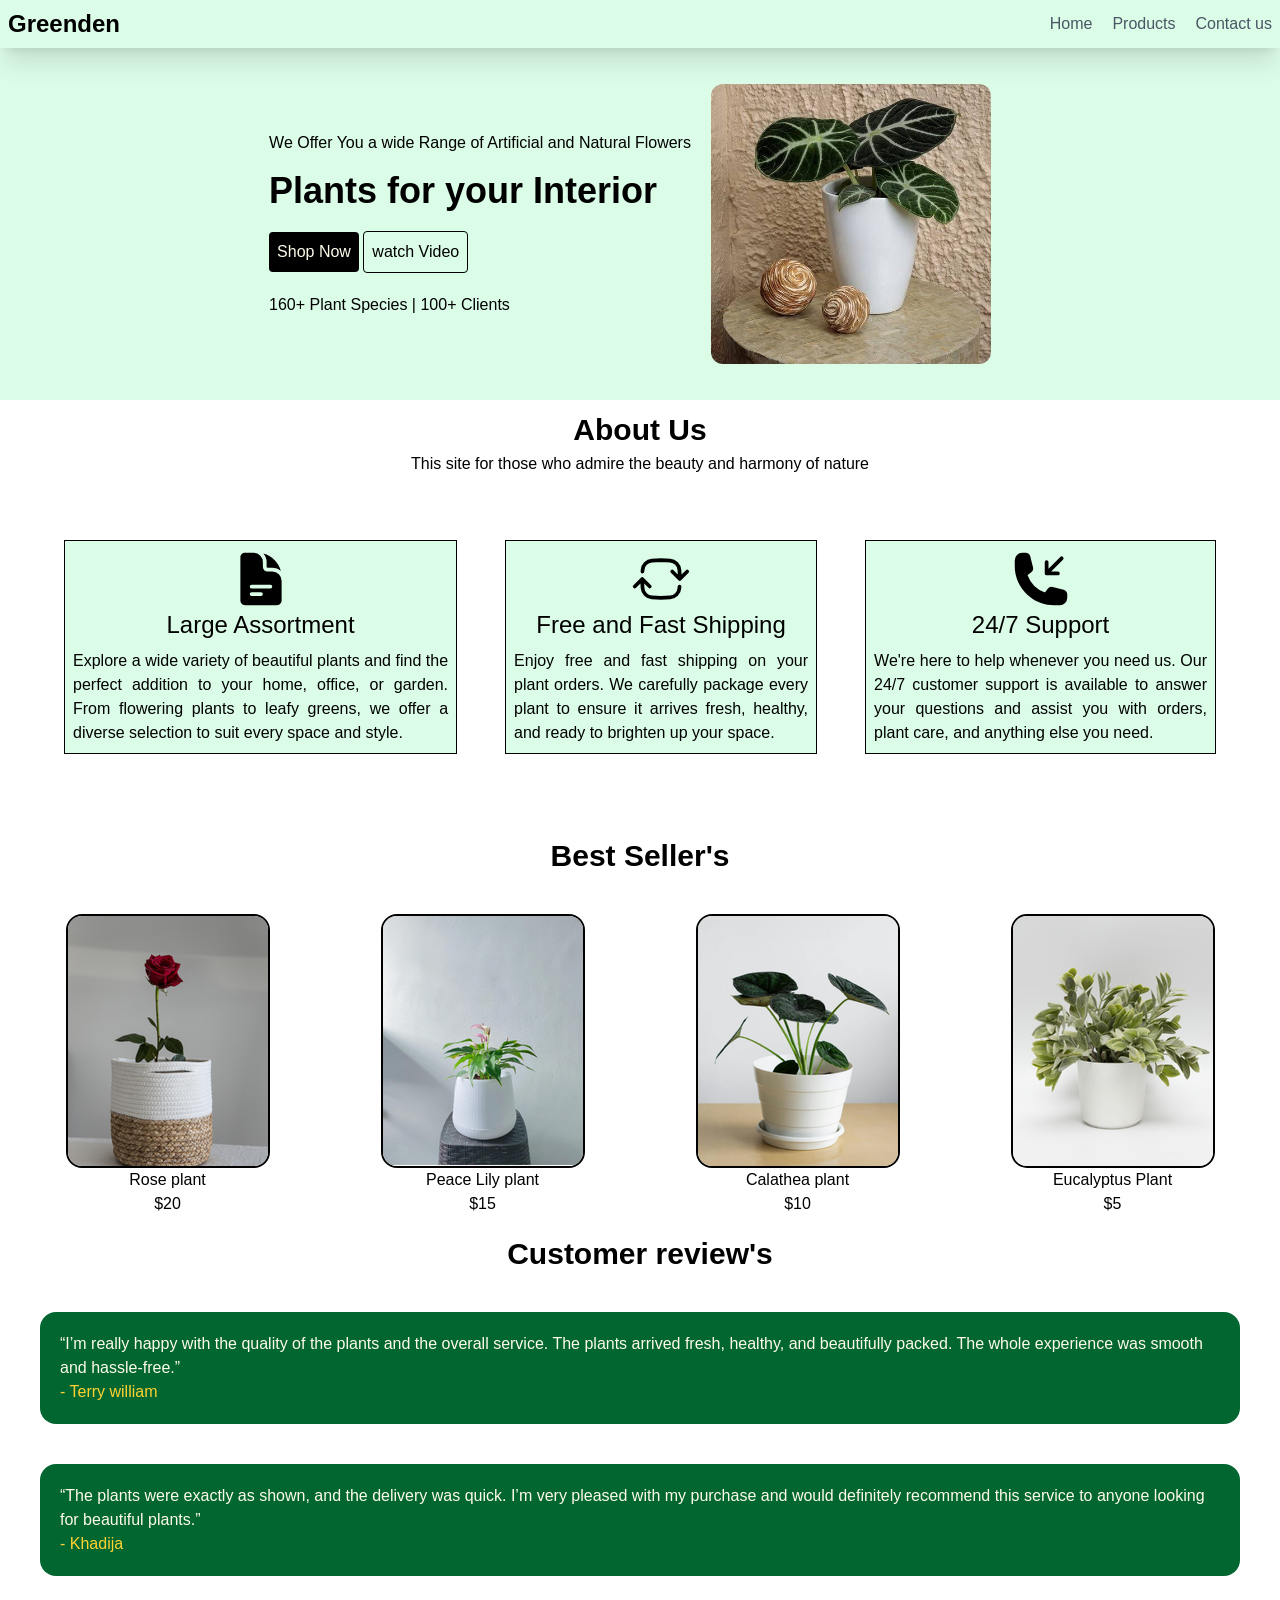
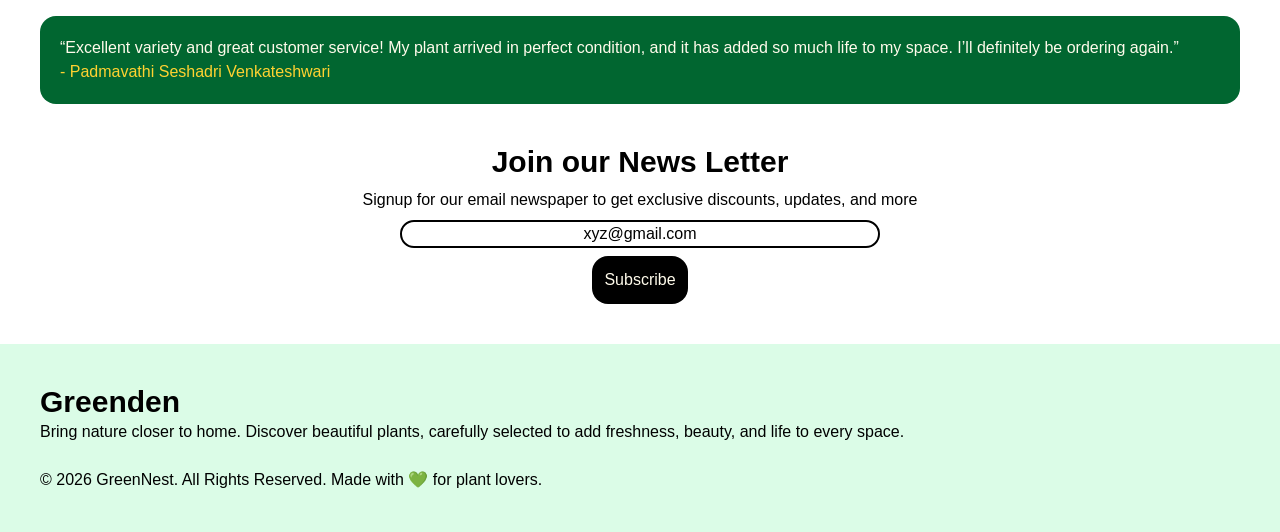
<file: index.html>
<!-- <script src="https://cdn.jsdelivr.net/npm/@tailwindcss/browser@4"></script> -->

<!-- <link rel="stylesheet" href="https://cdn.jsdelivr.net/npm/tailwindcss@2.2.19/dist/tailwind.min.css"> -->

<!doctype html>
<html lang="en">
  <head>
    <meta charset="UTF-8" />
    <meta name="viewport" content="width=device-width, initial-scale=1.0" />
    <title>Greenden</title>
    <link href="./src/output.css" rel="stylesheet" />
  </head>
  <body>
    <!---Responsive navbar-->
    <nav
      class="bg-green-100 p-2 flex items-center justify-between shadow-xl sticky top-0 z-10"
    >
      <h1 class="text-2xl font-mono font-bold">Greenden</h1>
      <svg
        xmlns="http://www.w3.org/2000/svg"
        viewBox="0 0 20 20"
        fill="currentColor"
        class="size-5 md:hidden"
      >
        <path
          fill-rule="evenodd"
          d="M2 4.75A.75.75 0 0 1 2.75 4h14.5a.75.75 0 0 1 0 1.5H2.75A.75.75 0 0 1 2 4.75ZM2 10a.75.75 0 0 1 .75-.75h14.5a.75.75 0 0 1 0 1.5H2.75A.75.75 0 0 1 2 10Zm0 5.25a.75.75 0 0 1 .75-.75h14.5a.75.75 0 0 1 0 1.5H2.75a.75.75 0 0 1-.75-.75Z"
          clip-rule="evenodd"
        />
      </svg>
      <ul class="gap-5 text-gray-600 hidden md:flex">
        <li>
          <a class="hover:underline" href="./index.html">Home</a>
        </li>
        <li>
          <a class="hover:underline" href="./products.html">Products</a>
        </li>
        <li>
          <a class="hover:underline" href="./contact.html">Contact us</a>
        </li>
      </ul>
    </nav>
    <!---Header Section-->
    <section class="bg-green-100 p-4 flex justify-center items-center">
      <div>
        <p class="mb-4">
          We Offer You a wide Range of Artificial and Natural Flowers
        </p>

        <h2 class="font-bold text-4xl mb-5">Plants for your Interior</h2>

        <div>
          <button
            class="bg-black rounded text-amber-50 p-2 hover:shadow-2xl hover:cursor-pointer"
          >
            Shop Now
          </button>
          <button
            class="bg-green-100 rounded border p-2 hover:shadow-2xl hover:cursor-pointer"
          >
            watch Video
          </button>
        </div>

        <p class="mt-5">160+ Plant Species | 100+ Clients</p>
      </div>

      <div class="hidden md:block">
        <img
          src="./images/header-image.jpg"
          alt="header-img"
          class="w-80 h-80 object-cover p-5 rounded-4xl"
        />
      </div>
    </section>
    <!--ABOUT SECTION-->
    <section>
      <div class="text-center">
        <h2 class="font-bold text-3xl mt-3">About Us</h2>
        <p class="mt-1">
          This site for those who admire the beauty and harmony of nature
        </p>
      </div>
      <div class="md:flex p-10">
        <div class="border border-black bg-green-100 p-2 m-6 text-center">
          <svg
            xmlns="http://www.w3.org/2000/svg"
            viewBox="0 0 24 24"
            fill="currentColor"
            class="w-15 inline"
          >
            <path
              fill-rule="evenodd"
              d="M5.625 1.5c-1.036 0-1.875.84-1.875 1.875v17.25c0 1.035.84 1.875 1.875 1.875h12.75c1.035 0 1.875-.84 1.875-1.875V12.75A3.75 3.75 0 0 0 16.5 9h-1.875a1.875 1.875 0 0 1-1.875-1.875V5.25A3.75 3.75 0 0 0 9 1.5H5.625ZM7.5 15a.75.75 0 0 1 .75-.75h7.5a.75.75 0 0 1 0 1.5h-7.5A.75.75 0 0 1 7.5 15Zm.75 2.25a.75.75 0 0 0 0 1.5H12a.75.75 0 0 0 0-1.5H8.25Z"
              clip-rule="evenodd"
            />
            <path
              d="M12.971 1.816A5.23 5.23 0 0 1 14.25 5.25v1.875c0 .207.168.375.375.375H16.5a5.23 5.23 0 0 1 3.434 1.279 9.768 9.768 0 0 0-6.963-6.963Z"
            />
          </svg>
          <h2 class="font-medium text-2xl">Large Assortment</h2>
          <p class="text-justify mt-2">
            Explore a wide variety of beautiful plants and find the perfect
            addition to your home, office, or garden. From flowering plants to
            leafy greens, we offer a diverse selection to suit every space and
            style.
          </p>
        </div>
        <div class="border border-black bg-green-100 p-2 m-6 text-center">
          <svg
            xmlns="http://www.w3.org/2000/svg"
            viewBox="0 0 24 24"
            fill="currentColor"
            class="w-15 inline"
          >
            <path
              fill-rule="evenodd"
              d="M12 5.25c1.213 0 2.415.046 3.605.135a3.256 3.256 0 0 1 3.01 3.01c.044.583.077 1.17.1 1.759L17.03 8.47a.75.75 0 1 0-1.06 1.06l3 3a.75.75 0 0 0 1.06 0l3-3a.75.75 0 0 0-1.06-1.06l-1.752 1.751c-.023-.65-.06-1.296-.108-1.939a4.756 4.756 0 0 0-4.392-4.392 49.422 49.422 0 0 0-7.436 0A4.756 4.756 0 0 0 3.89 8.282c-.017.224-.033.447-.046.672a.75.75 0 1 0 1.497.092c.013-.217.028-.434.044-.651a3.256 3.256 0 0 1 3.01-3.01c1.19-.09 2.392-.135 3.605-.135Zm-6.97 6.22a.75.75 0 0 0-1.06 0l-3 3a.75.75 0 1 0 1.06 1.06l1.752-1.751c.023.65.06 1.296.108 1.939a4.756 4.756 0 0 0 4.392 4.392 49.413 49.413 0 0 0 7.436 0 4.756 4.756 0 0 0 4.392-4.392c.017-.223.032-.447.046-.672a.75.75 0 0 0-1.497-.092c-.013.217-.028.434-.044.651a3.256 3.256 0 0 1-3.01 3.01 47.953 47.953 0 0 1-7.21 0 3.256 3.256 0 0 1-3.01-3.01 47.759 47.759 0 0 1-.1-1.759L6.97 15.53a.75.75 0 0 0 1.06-1.06l-3-3Z"
              clip-rule="evenodd"
            />
          </svg>

          <h2 class="font-medium text-2xl">Free and Fast Shipping</h2>
          <p class="text-justify mt-2">
            Enjoy free and fast shipping on your plant orders. We carefully
            package every plant to ensure it arrives fresh, healthy, and ready
            to brighten up your space.
          </p>
        </div>
        <div class="border border-black bg-green-100 p-2 m-6 text-center">
          <svg
            xmlns="http://www.w3.org/2000/svg"
            viewBox="0 0 24 24"
            fill="currentColor"
            class="w-15 inline"
          >
            <path
              fill-rule="evenodd"
              d="M19.5 9.75a.75.75 0 0 1-.75.75h-4.5a.75.75 0 0 1-.75-.75v-4.5a.75.75 0 0 1 1.5 0v2.69l4.72-4.72a.75.75 0 1 1 1.06 1.06L16.06 9h2.69a.75.75 0 0 1 .75.75Z"
              clip-rule="evenodd"
            />
            <path
              fill-rule="evenodd"
              d="M1.5 4.5a3 3 0 0 1 3-3h1.372c.86 0 1.61.586 1.819 1.42l1.105 4.423a1.875 1.875 0 0 1-.694 1.955l-1.293.97c-.135.101-.164.249-.126.352a11.285 11.285 0 0 0 6.697 6.697c.103.038.25.009.352-.126l.97-1.293a1.875 1.875 0 0 1 1.955-.694l4.423 1.105c.834.209 1.42.959 1.42 1.82V19.5a3 3 0 0 1-3 3h-2.25C8.552 22.5 1.5 15.448 1.5 6.75V4.5Z"
              clip-rule="evenodd"
            />
          </svg>
          <h2 class="font-medium text-2xl">24/7 Support</h2>
          <p class="text-justify mt-2">
            We're here to help whenever you need us. Our 24/7 customer support
            is available to answer your questions and assist you with orders,
            plant care, and anything else you need.
          </p>
        </div>
      </div>
    </section>
    <!--BEST SELLER SECTION-->
    <section class="p-5">
      <h1 class="font-bold text-3xl text-center mb-10">Best Seller's</h1>
      <div class="grid grid-cols-2 md:grid-cols-4 text-center gap-5">
        <div>
          <img
            src="./images/bestseller-1.png"
            alt="bestseller-1"
            class="inline hover:shadow-2xl transform hover:-translate-y-2 border-2 rounded-2xl"
          />
          <h1>Rose plant</h1>
          <p>$20</p>
        </div>
        <div>
          <img
            src="./images/bestseller-2.png"
            alt="bestseller-2"
            class="inline hover:shadow-2xl transform hover:-translate-y-2 border-2 rounded-2xl"
          />
          <h1>Peace Lily plant</h1>
          <p>$15</p>
        </div>
        <div>
          <img
            src="./images/bestseller-3.png"
            alt="bestseller-3"
            class="inline hover:shadow-2xl transform hover:-translate-y-2 border-2 rounded-2xl"
          />
          <h1>Calathea plant</h1>
          <p>$10</p>
        </div>
        <div>
          <img
            src="./images/bestseller-4.png"
            alt="bestseller-4"
            class="inline hover:shadow-2xl transform hover:-translate-y-2 border-2 rounded-2xl"
          />
          <h1>Eucalyptus Plant</h1>
          <p>$5</p>
        </div>
      </div>
    </section>
    <!---REVIEW SECTION-->
    <section>
      <h1 class="text-3xl font-bold text-center">Customer review's</h1>
      <div class="bg-green-800 text-amber-50 p-5 m-10 rounded-2xl">
        <p>
          “I’m really happy with the quality of the plants and the overall
          service. The plants arrived fresh, healthy, and beautifully packed.
          The whole experience was smooth and hassle-free.”
        </p>
        <p class="text-amber-300">- Terry william</p>
      </div>
      <div class="bg-green-800 text-amber-50 p-5 m-10 rounded-2xl">
        <p>
          “The plants were exactly as shown, and the delivery was quick. I’m
          very pleased with my purchase and would definitely recommend this
          service to anyone looking for beautiful plants.”
        </p>
        <p class="text-amber-300">- Khadija</p>
      </div>
      <div class="bg-green-800 text-amber-50 p-5 m-10 rounded-2xl">
        <p>
          “Excellent variety and great customer service! My plant arrived in
          perfect condition, and it has added so much life to my space. I’ll
          definitely be ordering again.”
        </p>
        <p class="text-amber-300">- Padmavathi Seshadri Venkateshwari</p>
      </div>
    </section>
    <!--NEWS LETTER-->
    <section>
      <div class="flex flex-col gap-2 m-10 items-center ">
        <h1 class="text-3xl font-bold text-center">Join our News Letter</h1>
        <p class="text-center">
          Signup for our email newspaper to get exclusive discounts, updates, and
          more
        </p>
        <input
          type="text"
          placeholder="xyz@gmail.com"
          class="text-center border-2 rounded-2xl"
          style="width: 40%"
        />
        <button
          class="bg-black text-amber-50 p-3 rounded-2xl hover:cursor-pointer"
        >
          Subscribe
        </button>
      </div>
    </section>
    <!--FOOTER-->
    <section>
      <footer class="p-10 bg-green-100">
        <h1 class="font-bold text-3xl">Greenden</h1>
        <p>
          Bring nature closer to home. Discover beautiful plants, carefully
          selected to add freshness, beauty, and life to every space.
        </p>
        <br>
        <p>
          © 2026 GreenNest. All Rights Reserved. Made with 💚 for plant lovers.
        </p>
      </footer>
    </section>
  </body>
</html>
</file>
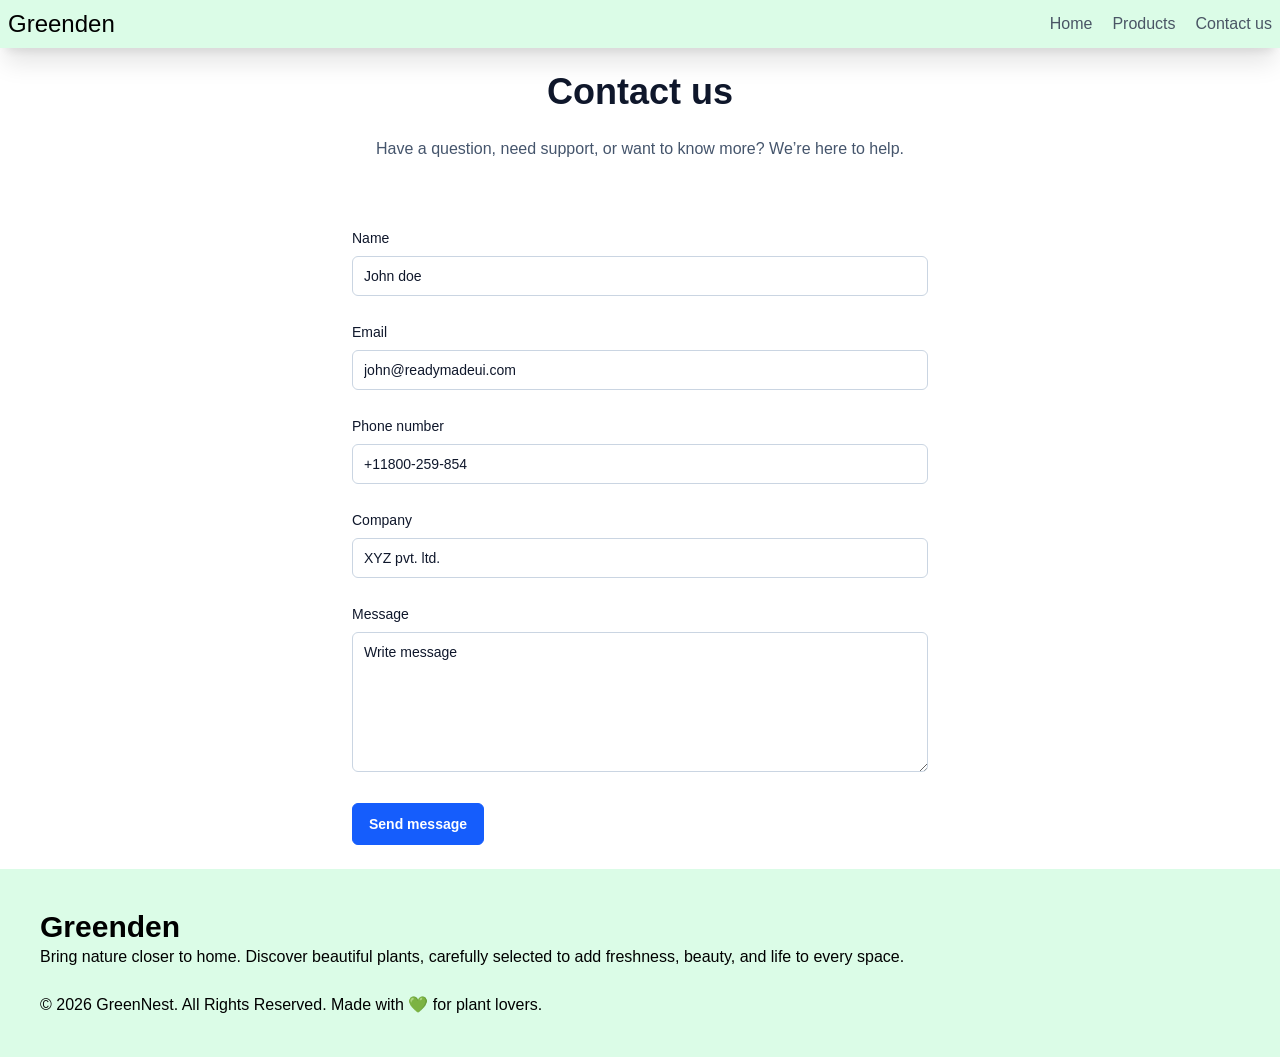
<file: contact.html>
<!doctype html>
<html lang="en">
  <head>
    <meta charset="UTF-8" />
    <meta name="viewport" content="width=device-width, initial-scale=1.0" />
    <title>Greenden</title>
    <link href="./src/output.css" rel="stylesheet" />
  </head>
  <body>
    <!---Responsive navbar-->
    <nav
      class="bg-green-100 p-2 flex items-center justify-between shadow-xl sticky top-0 z-10"
    >
      <h1 class="text-2xl">Greenden</h1>
      <svg
        xmlns="http://www.w3.org/2000/svg"
        viewBox="0 0 20 20"
        fill="currentColor"
        class="size-5 md:hidden"
      >
        <path
          fill-rule="evenodd"
          d="M2 4.75A.75.75 0 0 1 2.75 4h14.5a.75.75 0 0 1 0 1.5H2.75A.75.75 0 0 1 2 4.75ZM2 10a.75.75 0 0 1 .75-.75h14.5a.75.75 0 0 1 0 1.5H2.75A.75.75 0 0 1 2 10Zm0 5.25a.75.75 0 0 1 .75-.75h14.5a.75.75 0 0 1 0 1.5H2.75a.75.75 0 0 1-.75-.75Z"
          clip-rule="evenodd"
        />
      </svg>
      <ul class="gap-5 text-gray-600 hidden md:flex">
        <li>
          <a class="hover:underline" href="./index.html">Home</a>
        </li>
        <li>
          <a class="hover:underline" href="./products.html">Products</a>
        </li>
        <li>
          <a class="hover:underline" href="./contact.html">Contact us</a>
        </li>
      </ul>
    </nav>
    <!--CONTACT FORM-->
    <section class="px-4 md:px-8 mt-6">
   <div class="max-w-5xl mx-auto">
      <div class="text-center mb-12 md:mb-16">
         <h2 class="text-3xl font-bold text-slate-900 mb-6 md:text-4xl">
            Contact us
         </h2>
         <p class="text-base leading-relaxed text-slate-600">
            Have a question, need support, or want to know more? We’re here to help.
         </p>
      </div>

      <form class="space-y-6 max-w-xl mx-auto">
         <div>
            <label for="name"
               class="mb-2 text-slate-900 font-medium text-sm inline-block">Name</label>
            <input type="text" id="name" name="name" placeholder="John doe"
               class="px-3 py-2.5 text-sm text-slate-900 w-full rounded-md bg-white outline-1 -outline-offset-1 outline-slate-300 focus:outline-2 focus:-outline-offset-2 focus:outline-blue-600" />
         </div>
         <div>
            <label for="email"
               class="mb-2 text-slate-900 font-medium text-sm inline-block">Email</label>
            <input type="email" id="email" name="email" placeholder="john@readymadeui.com"
               class="px-3 py-2.5 text-sm text-slate-900 w-full rounded-md bg-white outline-1 -outline-offset-1 outline-slate-300 focus:outline-2 focus:-outline-offset-2 focus:outline-blue-600" />
         </div>
         <div>
            <label for="phone" class="mb-2 text-slate-900 font-medium text-sm inline-block">Phone
               number</label>
            <input type="number" id="phone" name="phone" placeholder="+11800-259-854"
               class="px-3 py-2.5 text-sm text-slate-900 w-full rounded-md bg-white outline-1 -outline-offset-1 outline-slate-300 focus:outline-2 focus:-outline-offset-2 focus:outline-blue-600" />
         </div>
         <div>
            <label for="company"
               class="mb-2 text-slate-900 font-medium text-sm inline-block">Company</label>
            <input type="text" id="company" name="company" placeholder="XYZ pvt. ltd."
               class="px-3 py-2.5 text-sm text-slate-900 w-full rounded-md bg-white outline-1 -outline-offset-1 outline-slate-300 focus:outline-2 focus:-outline-offset-2 focus:outline-blue-600" />
         </div>
         <div>
            <label for="message"
               class="mb-2 text-slate-900 font-medium text-sm inline-block">Message</label>
            <textarea placeholder="Write message" rows="6" type="text" id="message" name="message"
               class="px-3 py-2.5 text-sm text-slate-900 w-full rounded-md bg-white outline-1 -outline-offset-1 outline-slate-300 focus:outline-2 focus:-outline-offset-2 focus:outline-blue-600"></textarea>
         </div>

         <button type="submit"
            class="py-2.5 px-4 text-sm rounded-md font-semibold cursor-pointer text-white border border-blue-600 bg-blue-600 hover:bg-blue-700 transition-all focus:outline-none focus-visible:ring-2 focus-visible:ring-blue-500">Send
            message</button>
      </form>
      <br>
   </div>
</section>
    <!--FOOTER-->
    <section>
      <footer class="p-10 bg-green-100">
        <h1 class="font-bold text-3xl">Greenden</h1>
        <p>
          Bring nature closer to home. Discover beautiful plants, carefully
          selected to add freshness, beauty, and life to every space.
        </p>
        <br />
        <p>
          © 2026 GreenNest. All Rights Reserved. Made with 💚 for plant lovers.
        </p>
      </footer>
    </section>
  </body>
</html>
</file>
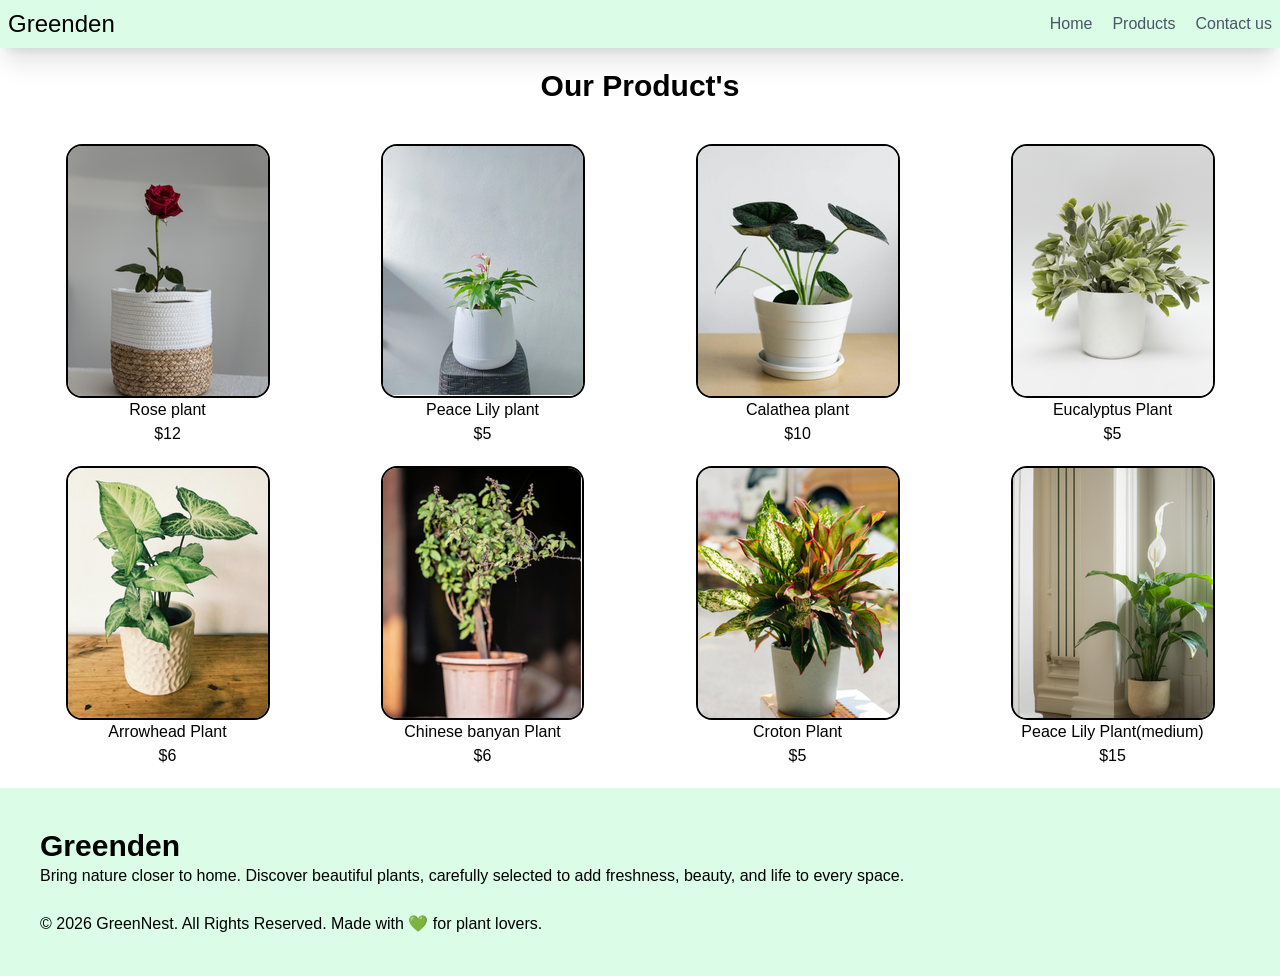
<file: products.html>
<!doctype html>
<html lang="en">
  <head>
    <meta charset="UTF-8" />
    <meta name="viewport" content="width=device-width, initial-scale=1.0" />
    <title>Greenden</title>
    <link href="./src/output.css" rel="stylesheet" />
  </head>
  <body>
    <!---Responsive navbar-->
    <nav
      class="bg-green-100 p-2 flex items-center justify-between shadow-xl sticky top-0 z-10"
    >
      <h1 class="text-2xl">Greenden</h1>
      <svg
        xmlns="http://www.w3.org/2000/svg"
        viewBox="0 0 20 20"
        fill="currentColor"
        class="size-5 md:hidden"
      >
        <path
          fill-rule="evenodd"
          d="M2 4.75A.75.75 0 0 1 2.75 4h14.5a.75.75 0 0 1 0 1.5H2.75A.75.75 0 0 1 2 4.75ZM2 10a.75.75 0 0 1 .75-.75h14.5a.75.75 0 0 1 0 1.5H2.75A.75.75 0 0 1 2 10Zm0 5.25a.75.75 0 0 1 .75-.75h14.5a.75.75 0 0 1 0 1.5H2.75a.75.75 0 0 1-.75-.75Z"
          clip-rule="evenodd"
        />
      </svg>
      <ul class="gap-5 text-gray-600 hidden md:flex">
        <li>
          <a class="hover:underline" href="index.html">Home</a>
        </li>
        <li>
          <a class="hover:underline" href="./products.html">Products</a>
        </li>
        <li>
          <a class="hover:underline" href="./contact.html">Contact us</a>
        </li>
      </ul>
    </nav>
    <!--PRODUCT SECTION-->
    <section class="p-5">
      <h1 class="font-bold text-3xl text-center mb-10">Our Product's</h1>
      <div class="grid grid-cols-2 md:grid-cols-4 text-center gap-5">
        <div>
          <img
            src="./images/bestseller-1.png"
            alt="bestseller-1"
            class="inline hover:shadow-2xl transfrom hover:-translate-y-2 border-2 rounded-2xl"
          />
          <h1>Rose plant</h1>
          <p>$12</p>
        </div>
        <div>
          <img
            src="./images/bestseller-2.png"
            alt="bestseller-2"
            class="inline hover:shadow-2xl tramsform hover:-translate-y-2 border-2 rounded-2xl"
          />
          <h1>Peace Lily plant</h1>
          <p>$5</p>
        </div>
        <div>
          <img
            src="./images/bestseller-3.png"
            alt="bestseller-3"
            class="inline hover:shadow-2xl transform hover:-translate-y-2 border-2 rounded-2xl"
          />
          <h1>Calathea plant</h1>
          <p>$10</p>
        </div>
        <div>
          <img
            src="./images/bestseller-4.png"
            alt="bestseller-4"
            class="inline hover:shadow-2xl transform hover:-translate-y-2 border-2 rounded-2xl"
          />
          <h1>Eucalyptus Plant</h1>
          <p>$5</p>
        </div>
        <div>
          <img
            src="./images/bestseller-5.png"
            alt="bestseller-5"
            class="inline hover:shadow-2xl transform hover:-translate-y-2 border-2 rounded-2xl"
          />
          <h1>Arrowhead Plant</h1>
          <p>$6</p>
        </div>
        <div>
          <img
            src="./images/bestseller-6.png"
            alt="bestseller-6"
            class="inline hover:shadow-2xl transform hover:-translate-y-2 border-2 rounded-2xl"
          />
          <h1>Chinese banyan Plant</h1>
          <p>$6</p>
        </div>
        <div>
          <img
            src="./images/bestseller-7.png"
            alt="bestseller-7"
            class="inline hover:shadow-2xl transform hover:-translate-y-2 border-2 rounded-2xl"
          />
          <h1>Croton Plant</h1>
          <p>$5</p>
        </div>
        <div>
          <img
            src="./images/bestseller-8.png"
            alt="bestseller-8"
            class="inline hover:shadow-2xl transform hover:-translate-y-2 border-2 rounded-2xl"
          />
          <h1>Peace Lily Plant(medium)</h1>
          <p>$15</p>
        </div>
      </div>
    </section>
    <!--FOOTER-->
    <section>
      <footer class="p-10 bg-green-100">
        <h1 class="font-bold text-3xl">Greenden</h1>
        <p>
          Bring nature closer to home. Discover beautiful plants, carefully
          selected to add freshness, beauty, and life to every space.
        </p>
        <br>
        <p>
          © 2026 GreenNest. All Rights Reserved. Made with 💚 for plant lovers.
        </p>
      </footer>
    </section>
  </body>
</html>
</file>
<file: src/output.css>
/*! tailwindcss v4.3.3 | MIT License | https://tailwindcss.com */
@layer properties;
@layer theme, base, components, utilities;
@layer theme {
  :root, :host {
    --font-sans: -apple-system, BlinkMacSystemFont, "Segoe UI", Roboto, "Helvetica Neue",
      "Noto Sans", Arial, sans-serif, "Apple Color Emoji", "Segoe UI Emoji",
      "Segoe UI Symbol", "Noto Color Emoji";
    --font-mono: ui-monospace, SFMono-Regular, Menlo, Monaco, Consolas, "Liberation Mono",
      "Courier New", monospace;
    --color-red-400: oklch(70.4% 0.191 22.216);
    --color-amber-50: oklch(98.7% 0.022 95.277);
    --color-amber-300: oklch(87.9% 0.169 91.605);
    --color-amber-950: oklch(27.9% 0.077 45.635);
    --color-green-100: oklch(96.2% 0.044 156.743);
    --color-green-800: oklch(44.8% 0.119 151.328);
    --color-green-900: oklch(39.3% 0.095 152.535);
    --color-blue-500: oklch(62.3% 0.214 259.815);
    --color-blue-600: oklch(54.6% 0.245 262.881);
    --color-blue-700: oklch(48.8% 0.243 264.376);
    --color-slate-300: oklch(86.9% 0.022 252.894);
    --color-slate-600: oklch(44.6% 0.043 257.281);
    --color-slate-900: oklch(20.8% 0.042 265.755);
    --color-gray-50: oklch(98.5% 0.002 247.839);
    --color-gray-300: oklch(87.2% 0.01 258.338);
    --color-gray-400: oklch(70.7% 0.022 261.325);
    --color-gray-500: oklch(55.1% 0.027 264.364);
    --color-gray-600: oklch(44.6% 0.03 256.802);
    --color-gray-700: oklch(37.3% 0.034 259.733);
    --color-gray-900: oklch(21% 0.034 264.665);
    --color-neutral-50: oklch(98.5% 0 none);
    --color-black: #000;
    --color-white: #fff;
    --spacing: 0.25rem;
    --breakpoint-md: 48rem;
    --container-xl: 36rem;
    --container-3xl: 48rem;
    --container-5xl: 64rem;
    --text-sm: 0.875rem;
    --text-sm--line-height: calc(1.25 / 0.875);
    --text-base: 1rem;
    --text-base--line-height: calc(1.5 / 1);
    --text-xl: 1.25rem;
    --text-xl--line-height: calc(1.75 / 1.25);
    --text-2xl: 1.5rem;
    --text-2xl--line-height: calc(2 / 1.5);
    --text-3xl: 1.875rem;
    --text-3xl--line-height: calc(2.25 / 1.875);
    --text-4xl: 2.25rem;
    --text-4xl--line-height: calc(2.5 / 2.25);
    --text-9xl: 8rem;
    --text-9xl--line-height: 1;
    --font-weight-light: 300;
    --font-weight-medium: 500;
    --font-weight-semibold: 600;
    --font-weight-bold: 700;
    --font-weight-extrabold: 800;
    --tracking-tight: -0.025em;
    --leading-relaxed: 1.625;
    --radius-md: 0.375rem;
    --radius-lg: 0.5rem;
    --radius-2xl: 1rem;
    --radius-4xl: 2rem;
    --default-transition-duration: 150ms;
    --default-transition-timing-function: cubic-bezier(0.4, 0, 0.2, 1);
    --default-font-family: var(--font-sans);
    --default-mono-font-family: var(--font-mono);
  }
}
@layer base {
  *, ::after, ::before, ::backdrop, ::file-selector-button {
    box-sizing: border-box;
    margin: 0;
    padding: 0;
    border: 0 solid;
  }
  html, :host {
    line-height: 1.5;
    -webkit-text-size-adjust: 100%;
    tab-size: 4;
    font-family: var(--default-font-family, -apple-system, BlinkMacSystemFont, "Segoe UI", Roboto, "Helvetica Neue", "Noto Sans", Arial, sans-serif, "Apple Color Emoji", "Segoe UI Emoji", "Segoe UI Symbol", "Noto Color Emoji");
    font-feature-settings: var(--default-font-feature-settings, normal);
    font-variation-settings: var(--default-font-variation-settings, normal);
    -webkit-tap-highlight-color: transparent;
  }
  hr {
    height: 0;
    color: inherit;
    border-top-width: 1px;
  }
  abbr:where([title]) {
    -webkit-text-decoration: underline dotted;
    text-decoration: underline dotted;
  }
  h1, h2, h3, h4, h5, h6 {
    font-size: inherit;
    font-weight: inherit;
  }
  a {
    color: inherit;
    -webkit-text-decoration: inherit;
    text-decoration: inherit;
  }
  b, strong {
    font-weight: bolder;
  }
  code, kbd, samp, pre {
    font-family: var(--default-mono-font-family, ui-monospace, SFMono-Regular, Menlo, Monaco, Consolas, "Liberation Mono", "Courier New", monospace);
    font-feature-settings: var(--default-mono-font-feature-settings, normal);
    font-variation-settings: var(--default-mono-font-variation-settings, normal);
    font-size: 1em;
  }
  small {
    font-size: 80%;
  }
  sub, sup {
    font-size: 75%;
    line-height: 0;
    position: relative;
    vertical-align: baseline;
  }
  sub {
    bottom: -0.25em;
  }
  sup {
    top: -0.5em;
  }
  table {
    text-indent: 0;
    border-color: inherit;
    border-collapse: collapse;
  }
  :-moz-focusring:where(:not(iframe)) {
    outline: auto;
  }
  progress {
    vertical-align: baseline;
  }
  summary {
    display: list-item;
  }
  ol, ul, menu {
    list-style: none;
  }
  img, svg, video, canvas, audio, iframe, embed, object {
    display: block;
    vertical-align: middle;
  }
  img, video {
    max-width: 100%;
    height: auto;
  }
  button, input, select, optgroup, textarea, ::file-selector-button {
    font: inherit;
    font-feature-settings: inherit;
    font-variation-settings: inherit;
    letter-spacing: inherit;
    color: inherit;
    border-radius: 0;
    background-color: transparent;
    opacity: 1;
  }
  :where(select:is([multiple], [size])) optgroup {
    font-weight: bolder;
  }
  :where(select:is([multiple], [size])) optgroup option {
    padding-inline-start: 20px;
  }
  ::file-selector-button {
    margin-inline-end: 4px;
  }
  ::placeholder {
    opacity: 1;
  }
  @supports (not (-webkit-appearance: -apple-pay-button))  or (contain-intrinsic-size: 1px) {
    ::placeholder {
      color: currentcolor;
      @supports (color: color-mix(in lab, red, red)) {
        color: color-mix(in oklab, currentcolor 50%, transparent);
      }
    }
  }
  textarea {
    resize: vertical;
  }
  ::-webkit-search-decoration {
    -webkit-appearance: none;
  }
  ::-webkit-date-and-time-value {
    min-height: 1lh;
    text-align: inherit;
  }
  ::-webkit-datetime-edit {
    display: inline-flex;
  }
  ::-webkit-datetime-edit-fields-wrapper {
    padding: 0;
  }
  ::-webkit-datetime-edit, ::-webkit-datetime-edit-year-field, ::-webkit-datetime-edit-month-field, ::-webkit-datetime-edit-day-field, ::-webkit-datetime-edit-hour-field, ::-webkit-datetime-edit-minute-field, ::-webkit-datetime-edit-second-field, ::-webkit-datetime-edit-millisecond-field, ::-webkit-datetime-edit-meridiem-field {
    padding-block: 0;
  }
  ::-webkit-calendar-picker-indicator {
    line-height: 1;
  }
  :-moz-ui-invalid {
    box-shadow: none;
  }
  button, input:where([type="button"], [type="reset"], [type="submit"]), ::file-selector-button {
    appearance: button;
  }
  ::-webkit-inner-spin-button, ::-webkit-outer-spin-button {
    height: auto;
  }
  [hidden]:where(:not([hidden="until-found"])) {
    display: none !important;
  }
}
@layer utilities {
  .sticky {
    position: sticky;
  }
  .top-0 {
    top: 0px;
  }
  .z-10 {
    z-index: 10;
  }
  .m-3 {
    margin: calc(var(--spacing) * 3);
  }
  .m-6 {
    margin: calc(var(--spacing) * 6);
  }
  .m-10 {
    margin: calc(var(--spacing) * 10);
  }
  .mx-auto {
    margin-inline: auto;
  }
  .mt-1 {
    margin-top: var(--spacing);
  }
  .mt-2 {
    margin-top: calc(var(--spacing) * 2);
  }
  .mt-3 {
    margin-top: calc(var(--spacing) * 3);
  }
  .mt-5 {
    margin-top: calc(var(--spacing) * 5);
  }
  .mt-6 {
    margin-top: calc(var(--spacing) * 6);
  }
  .mt-16 {
    margin-top: calc(var(--spacing) * 16);
  }
  .mb-2 {
    margin-bottom: calc(var(--spacing) * 2);
  }
  .mb-4 {
    margin-bottom: calc(var(--spacing) * 4);
  }
  .mb-5 {
    margin-bottom: calc(var(--spacing) * 5);
  }
  .mb-6 {
    margin-bottom: calc(var(--spacing) * 6);
  }
  .mb-8 {
    margin-bottom: calc(var(--spacing) * 8);
  }
  .mb-10 {
    margin-bottom: calc(var(--spacing) * 10);
  }
  .mb-12 {
    margin-bottom: calc(var(--spacing) * 12);
  }
  .block {
    display: block;
  }
  .flex {
    display: flex;
  }
  .grid {
    display: grid;
  }
  .hidden {
    display: none;
  }
  .inline {
    display: inline;
  }
  .inline-block {
    display: inline-block;
  }
  .table {
    display: table;
  }
  .size-5 {
    width: calc(var(--spacing) * 5);
    height: calc(var(--spacing) * 5);
  }
  .size-6 {
    width: calc(var(--spacing) * 6);
    height: calc(var(--spacing) * 6);
  }
  .h-0 {
    height: 0px;
  }
  .h-0\.5 {
    height: calc(var(--spacing) * 0.5);
  }
  .h-3 {
    height: calc(var(--spacing) * 3);
  }
  .h-5 {
    height: calc(var(--spacing) * 5);
  }
  .h-6 {
    height: calc(var(--spacing) * 6);
  }
  .h-40 {
    height: calc(var(--spacing) * 40);
  }
  .h-50 {
    height: calc(var(--spacing) * 50);
  }
  .h-80 {
    height: calc(var(--spacing) * 80);
  }
  .h-100 {
    height: calc(var(--spacing) * 100);
  }
  .h-250 {
    height: calc(var(--spacing) * 250);
  }
  .w-1 {
    width: var(--spacing);
  }
  .w-1\.5 {
    width: calc(var(--spacing) * 1.5);
  }
  .w-8 {
    width: calc(var(--spacing) * 8);
  }
  .w-15 {
    width: calc(var(--spacing) * 15);
  }
  .w-20 {
    width: calc(var(--spacing) * 20);
  }
  .w-40 {
    width: calc(var(--spacing) * 40);
  }
  .w-50 {
    width: calc(var(--spacing) * 50);
  }
  .w-80 {
    width: calc(var(--spacing) * 80);
  }
  .w-100 {
    width: calc(var(--spacing) * 100);
  }
  .w-full {
    width: 100%;
  }
  .max-w-3xl {
    max-width: var(--container-3xl);
  }
  .max-w-5xl {
    max-width: var(--container-5xl);
  }
  .max-w-screen-md {
    max-width: var(--breakpoint-md);
  }
  .max-w-xl {
    max-width: var(--container-xl);
  }
  .flex-shrink {
    flex-shrink: 1;
  }
  .shrink-0 {
    flex-shrink: 0;
  }
  .border-collapse {
    border-collapse: collapse;
  }
  .transform {
    transform: var(--tw-rotate-x,) var(--tw-rotate-y,) var(--tw-rotate-z,) var(--tw-skew-x,) var(--tw-skew-y,);
  }
  .cursor-pointer {
    cursor: pointer;
  }
  .resize {
    resize: both;
  }
  .grid-cols-2 {
    grid-template-columns: repeat(2, minmax(0, 1fr));
  }
  .flex-col {
    flex-direction: column;
  }
  .flex-row {
    flex-direction: row;
  }
  .items-center {
    align-items: center;
  }
  .items-start {
    align-items: flex-start;
  }
  .justify-between {
    justify-content: space-between;
  }
  .justify-center {
    justify-content: center;
  }
  .gap-2 {
    gap: calc(var(--spacing) * 2);
  }
  .gap-4 {
    gap: calc(var(--spacing) * 4);
  }
  .gap-5 {
    gap: calc(var(--spacing) * 5);
  }
  :where(.space-y-6 > :not(:last-child)) {
    --tw-space-y-reverse: 0;
    margin-block-start: calc(calc(var(--spacing) * 6) * var(--tw-space-y-reverse));
    margin-block-end: calc(calc(var(--spacing) * 6) * calc(1 - var(--tw-space-y-reverse)));
  }
  :where(.space-y-8 > :not(:last-child)) {
    --tw-space-y-reverse: 0;
    margin-block-start: calc(calc(var(--spacing) * 8) * var(--tw-space-y-reverse));
    margin-block-end: calc(calc(var(--spacing) * 8) * calc(1 - var(--tw-space-y-reverse)));
  }
  .gap-x-6 {
    column-gap: calc(var(--spacing) * 6);
  }
  .gap-y-8 {
    row-gap: calc(var(--spacing) * 8);
  }
  .rounded {
    border-radius: 0.25rem;
  }
  .rounded-2xl {
    border-radius: var(--radius-2xl);
  }
  .rounded-4xl {
    border-radius: var(--radius-4xl);
  }
  .rounded-lg {
    border-radius: var(--radius-lg);
  }
  .rounded-md {
    border-radius: var(--radius-md);
  }
  .border {
    border-style: var(--tw-border-style);
    border-width: 1px;
  }
  .border-2 {
    border-style: var(--tw-border-style);
    border-width: 2px;
  }
  .border-r {
    border-right-style: var(--tw-border-style);
    border-right-width: 1px;
  }
  .border-r-2 {
    border-right-style: var(--tw-border-style);
    border-right-width: 2px;
  }
  .border-r-4 {
    border-right-style: var(--tw-border-style);
    border-right-width: 4px;
  }
  .border-r-10 {
    border-right-style: var(--tw-border-style);
    border-right-width: 10px;
  }
  .border-black {
    border-color: var(--color-black);
  }
  .border-blue-600 {
    border-color: var(--color-blue-600);
  }
  .border-gray-300 {
    border-color: var(--color-gray-300);
  }
  .bg-amber-950 {
    background-color: var(--color-amber-950);
  }
  .bg-black {
    background-color: var(--color-black);
  }
  .bg-blue-600 {
    background-color: var(--color-blue-600);
  }
  .bg-gray-50 {
    background-color: var(--color-gray-50);
  }
  .bg-green-100 {
    background-color: var(--color-green-100);
  }
  .bg-green-800 {
    background-color: var(--color-green-800);
  }
  .bg-green-900 {
    background-color: var(--color-green-900);
  }
  .bg-white {
    background-color: var(--color-white);
  }
  .fill-slate-600 {
    fill: var(--color-slate-600);
  }
  .object-cover {
    object-fit: cover;
  }
  .object-bottom {
    object-position: bottom;
  }
  .p-2 {
    padding: calc(var(--spacing) * 2);
  }
  .p-2\.5 {
    padding: calc(var(--spacing) * 2.5);
  }
  .p-3 {
    padding: calc(var(--spacing) * 3);
  }
  .p-4 {
    padding: calc(var(--spacing) * 4);
  }
  .p-5 {
    padding: calc(var(--spacing) * 5);
  }
  .p-10 {
    padding: calc(var(--spacing) * 10);
  }
  .p-30 {
    padding: calc(var(--spacing) * 30);
  }
  .px-3 {
    padding-inline: calc(var(--spacing) * 3);
  }
  .px-4 {
    padding-inline: calc(var(--spacing) * 4);
  }
  .px-5 {
    padding-inline: calc(var(--spacing) * 5);
  }
  .py-2 {
    padding-block: calc(var(--spacing) * 2);
  }
  .py-2\.5 {
    padding-block: calc(var(--spacing) * 2.5);
  }
  .py-3 {
    padding-block: calc(var(--spacing) * 3);
  }
  .py-8 {
    padding-block: calc(var(--spacing) * 8);
  }
  .text-center {
    text-align: center;
  }
  .text-justify {
    text-align: justify;
  }
  .text-2xl {
    font-size: var(--text-2xl);
    line-height: var(--tw-leading, var(--text-2xl--line-height));
  }
  .text-3xl {
    font-size: var(--text-3xl);
    line-height: var(--tw-leading, var(--text-3xl--line-height));
  }
  .text-4xl {
    font-size: var(--text-4xl);
    line-height: var(--tw-leading, var(--text-4xl--line-height));
  }
  .text-9xl {
    font-size: var(--text-9xl);
    line-height: var(--tw-leading, var(--text-9xl--line-height));
  }
  .text-base {
    font-size: var(--text-base);
    line-height: var(--tw-leading, var(--text-base--line-height));
  }
  .text-sm {
    font-size: var(--text-sm);
    line-height: var(--tw-leading, var(--text-sm--line-height));
  }
  .leading-relaxed {
    --tw-leading: var(--leading-relaxed);
    line-height: var(--leading-relaxed);
  }
  .font-bold {
    --tw-font-weight: var(--font-weight-bold);
    font-weight: var(--font-weight-bold);
  }
  .font-extrabold {
    --tw-font-weight: var(--font-weight-extrabold);
    font-weight: var(--font-weight-extrabold);
  }
  .font-light {
    --tw-font-weight: var(--font-weight-light);
    font-weight: var(--font-weight-light);
  }
  .font-medium {
    --tw-font-weight: var(--font-weight-medium);
    font-weight: var(--font-weight-medium);
  }
  .font-semibold {
    --tw-font-weight: var(--font-weight-semibold);
    font-weight: var(--font-weight-semibold);
  }
  .tracking-tight {
    --tw-tracking: var(--tracking-tight);
    letter-spacing: var(--tracking-tight);
  }
  .text-amber-50 {
    color: var(--color-amber-50);
  }
  .text-amber-300 {
    color: var(--color-amber-300);
  }
  .text-gray-500 {
    color: var(--color-gray-500);
  }
  .text-gray-600 {
    color: var(--color-gray-600);
  }
  .text-gray-900 {
    color: var(--color-gray-900);
  }
  .text-neutral-50 {
    color: var(--color-neutral-50);
  }
  .text-red-400 {
    color: var(--color-red-400);
  }
  .text-slate-600 {
    color: var(--color-slate-600);
  }
  .text-slate-900 {
    color: var(--color-slate-900);
  }
  .text-white {
    color: var(--color-white);
  }
  .underline {
    text-decoration-line: underline;
  }
  .shadow-2xl {
    --tw-shadow: 0 25px 50px -12px var(--tw-shadow-color, rgb(0 0 0 / 0.25));
    box-shadow: var(--tw-inset-shadow), var(--tw-inset-ring-shadow), var(--tw-ring-offset-shadow), var(--tw-ring-shadow), var(--tw-shadow);
  }
  .shadow-2xs {
    --tw-shadow: 0 1px var(--tw-shadow-color, rgb(0 0 0 / 0.05));
    box-shadow: var(--tw-inset-shadow), var(--tw-inset-ring-shadow), var(--tw-ring-offset-shadow), var(--tw-ring-shadow), var(--tw-shadow);
  }
  .shadow-sm {
    --tw-shadow: 0 1px 3px 0 var(--tw-shadow-color, rgb(0 0 0 / 0.1)), 0 1px 2px -1px var(--tw-shadow-color, rgb(0 0 0 / 0.1));
    box-shadow: var(--tw-inset-shadow), var(--tw-inset-ring-shadow), var(--tw-ring-offset-shadow), var(--tw-ring-shadow), var(--tw-shadow);
  }
  .shadow-xl {
    --tw-shadow: 0 20px 25px -5px var(--tw-shadow-color, rgb(0 0 0 / 0.1)), 0 8px 10px -6px var(--tw-shadow-color, rgb(0 0 0 / 0.1));
    box-shadow: var(--tw-inset-shadow), var(--tw-inset-ring-shadow), var(--tw-ring-offset-shadow), var(--tw-ring-shadow), var(--tw-shadow);
  }
  .outline {
    outline-style: var(--tw-outline-style);
    outline-width: 1px;
  }
  .outline-1 {
    outline-style: var(--tw-outline-style);
    outline-width: 1px;
  }
  .-outline-offset-1 {
    outline-offset: calc(1px * -1);
  }
  .outline-slate-300 {
    outline-color: var(--color-slate-300);
  }
  .transition-all {
    transition-property: all;
    transition-timing-function: var(--tw-ease, var(--default-transition-timing-function));
    transition-duration: var(--tw-duration, var(--default-transition-duration));
  }
  @media (hover: hover) {
    .hover\:-translate-2:hover {
      --tw-translate-x: calc(var(--spacing) * -2);
      --tw-translate-y: calc(var(--spacing) * -2);
      translate: var(--tw-translate-x) var(--tw-translate-y);
    }
    .hover\:-translate-y-2:hover {
      --tw-translate-y: calc(var(--spacing) * -2);
      translate: var(--tw-translate-x) var(--tw-translate-y);
    }
    .hover\:-translate-y-22:hover {
      --tw-translate-y: calc(var(--spacing) * -22);
      translate: var(--tw-translate-x) var(--tw-translate-y);
    }
    .hover\:translate-y-2:hover {
      --tw-translate-y: calc(var(--spacing) * 2);
      translate: var(--tw-translate-x) var(--tw-translate-y);
    }
    .hover\:scale-50:hover {
      --tw-scale-x: 50%;
      --tw-scale-y: 50%;
      --tw-scale-z: 50%;
      scale: var(--tw-scale-x) var(--tw-scale-y);
    }
    .hover\:scale-200:hover {
      --tw-scale-x: 200%;
      --tw-scale-y: 200%;
      --tw-scale-z: 200%;
      scale: var(--tw-scale-x) var(--tw-scale-y);
    }
    .hover\:scale-3d:hover {
      scale: var(--tw-scale-x) var(--tw-scale-y) var(--tw-scale-z);
    }
    .hover\:cursor-pointer:hover {
      cursor: pointer;
    }
    .hover\:bg-blue-700:hover {
      background-color: var(--color-blue-700);
    }
    .hover\:underline:hover {
      text-decoration-line: underline;
    }
    .hover\:shadow-2xl:hover {
      --tw-shadow: 0 25px 50px -12px var(--tw-shadow-color, rgb(0 0 0 / 0.25));
      box-shadow: var(--tw-inset-shadow), var(--tw-inset-ring-shadow), var(--tw-ring-offset-shadow), var(--tw-ring-shadow), var(--tw-shadow);
    }
  }
  .focus\:ring-4:focus {
    --tw-ring-shadow: var(--tw-ring-inset,) 0 0 0 calc(4px + var(--tw-ring-offset-width)) var(--tw-ring-color, currentcolor);
    box-shadow: var(--tw-inset-shadow), var(--tw-inset-ring-shadow), var(--tw-ring-offset-shadow), var(--tw-ring-shadow), var(--tw-shadow);
  }
  .focus\:outline-2:focus {
    outline-style: var(--tw-outline-style);
    outline-width: 2px;
  }
  .focus\:-outline-offset-2:focus {
    outline-offset: calc(2px * -1);
  }
  .focus\:outline-blue-600:focus {
    outline-color: var(--color-blue-600);
  }
  .focus\:outline-none:focus {
    --tw-outline-style: none;
    outline-style: none;
  }
  .focus-visible\:ring-2:focus-visible {
    --tw-ring-shadow: var(--tw-ring-inset,) 0 0 0 calc(2px + var(--tw-ring-offset-width)) var(--tw-ring-color, currentcolor);
    box-shadow: var(--tw-inset-shadow), var(--tw-inset-ring-shadow), var(--tw-ring-offset-shadow), var(--tw-ring-shadow), var(--tw-shadow);
  }
  .focus-visible\:ring-blue-500:focus-visible {
    --tw-ring-color: var(--color-blue-500);
  }
  @media (width >= 40rem) {
    .sm\:col-span-2 {
      grid-column: span 2 / span 2;
    }
    .sm\:w-fit {
      width: fit-content;
    }
    .sm\:grid-cols-2 {
      grid-template-columns: repeat(2, minmax(0, 1fr));
    }
    .sm\:text-xl {
      font-size: var(--text-xl);
      line-height: var(--tw-leading, var(--text-xl--line-height));
    }
  }
  @media (width >= 48rem) {
    .md\:mt-20 {
      margin-top: calc(var(--spacing) * 20);
    }
    .md\:mb-16 {
      margin-bottom: calc(var(--spacing) * 16);
    }
    .md\:block {
      display: block;
    }
    .md\:flex {
      display: flex;
    }
    .md\:grid {
      display: grid;
    }
    .md\:hidden {
      display: none;
    }
    .md\:grid-cols-4 {
      grid-template-columns: repeat(4, minmax(0, 1fr));
    }
    .md\:px-8 {
      padding-inline: calc(var(--spacing) * 8);
    }
    .md\:text-4xl {
      font-size: var(--text-4xl);
      line-height: var(--tw-leading, var(--text-4xl--line-height));
    }
  }
  @media (width >= 64rem) {
    .lg\:mb-16 {
      margin-bottom: calc(var(--spacing) * 16);
    }
    .lg\:grid-cols-4 {
      grid-template-columns: repeat(4, minmax(0, 1fr));
    }
    .lg\:py-16 {
      padding-block: calc(var(--spacing) * 16);
    }
  }
  @media (prefers-color-scheme: dark) {
    .dark\:border-gray-600 {
      border-color: var(--color-gray-600);
    }
    .dark\:bg-gray-700 {
      background-color: var(--color-gray-700);
    }
    .dark\:bg-gray-900 {
      background-color: var(--color-gray-900);
    }
    .dark\:text-gray-300 {
      color: var(--color-gray-300);
    }
    .dark\:text-gray-400 {
      color: var(--color-gray-400);
    }
    .dark\:text-white {
      color: var(--color-white);
    }
    .dark\:placeholder-gray-400::placeholder {
      color: var(--color-gray-400);
    }
  }
}
@property --tw-rotate-x {
  syntax: "*";
  inherits: false;
}
@property --tw-rotate-y {
  syntax: "*";
  inherits: false;
}
@property --tw-rotate-z {
  syntax: "*";
  inherits: false;
}
@property --tw-skew-x {
  syntax: "*";
  inherits: false;
}
@property --tw-skew-y {
  syntax: "*";
  inherits: false;
}
@property --tw-space-y-reverse {
  syntax: "*";
  inherits: false;
  initial-value: 0;
}
@property --tw-border-style {
  syntax: "*";
  inherits: false;
  initial-value: solid;
}
@property --tw-leading {
  syntax: "*";
  inherits: false;
}
@property --tw-font-weight {
  syntax: "*";
  inherits: false;
}
@property --tw-tracking {
  syntax: "*";
  inherits: false;
}
@property --tw-shadow {
  syntax: "*";
  inherits: false;
  initial-value: 0 0 #0000;
}
@property --tw-shadow-color {
  syntax: "*";
  inherits: false;
}
@property --tw-shadow-alpha {
  syntax: "<percentage>";
  inherits: false;
  initial-value: 100%;
}
@property --tw-inset-shadow {
  syntax: "*";
  inherits: false;
  initial-value: 0 0 #0000;
}
@property --tw-inset-shadow-color {
  syntax: "*";
  inherits: false;
}
@property --tw-inset-shadow-alpha {
  syntax: "<percentage>";
  inherits: false;
  initial-value: 100%;
}
@property --tw-ring-color {
  syntax: "*";
  inherits: false;
}
@property --tw-ring-shadow {
  syntax: "*";
  inherits: false;
  initial-value: 0 0 #0000;
}
@property --tw-inset-ring-color {
  syntax: "*";
  inherits: false;
}
@property --tw-inset-ring-shadow {
  syntax: "*";
  inherits: false;
  initial-value: 0 0 #0000;
}
@property --tw-ring-inset {
  syntax: "*";
  inherits: false;
}
@property --tw-ring-offset-width {
  syntax: "<length>";
  inherits: false;
  initial-value: 0px;
}
@property --tw-ring-offset-color {
  syntax: "*";
  inherits: false;
  initial-value: #fff;
}
@property --tw-ring-offset-shadow {
  syntax: "*";
  inherits: false;
  initial-value: 0 0 #0000;
}
@property --tw-outline-style {
  syntax: "*";
  inherits: false;
  initial-value: solid;
}
@property --tw-translate-x {
  syntax: "*";
  inherits: false;
  initial-value: 0;
}
@property --tw-translate-y {
  syntax: "*";
  inherits: false;
  initial-value: 0;
}
@property --tw-translate-z {
  syntax: "*";
  inherits: false;
  initial-value: 0;
}
@property --tw-scale-x {
  syntax: "*";
  inherits: false;
  initial-value: 1;
}
@property --tw-scale-y {
  syntax: "*";
  inherits: false;
  initial-value: 1;
}
@property --tw-scale-z {
  syntax: "*";
  inherits: false;
  initial-value: 1;
}
@layer properties {
  @supports ((-webkit-hyphens: none) and (not (margin-trim: inline))) or ((-moz-orient: inline) and (not (color:rgb(from red r g b)))) {
    *, ::before, ::after, ::backdrop {
      --tw-rotate-x: initial;
      --tw-rotate-y: initial;
      --tw-rotate-z: initial;
      --tw-skew-x: initial;
      --tw-skew-y: initial;
      --tw-space-y-reverse: 0;
      --tw-border-style: solid;
      --tw-leading: initial;
      --tw-font-weight: initial;
      --tw-tracking: initial;
      --tw-shadow: 0 0 #0000;
      --tw-shadow-color: initial;
      --tw-shadow-alpha: 100%;
      --tw-inset-shadow: 0 0 #0000;
      --tw-inset-shadow-color: initial;
      --tw-inset-shadow-alpha: 100%;
      --tw-ring-color: initial;
      --tw-ring-shadow: 0 0 #0000;
      --tw-inset-ring-color: initial;
      --tw-inset-ring-shadow: 0 0 #0000;
      --tw-ring-inset: initial;
      --tw-ring-offset-width: 0px;
      --tw-ring-offset-color: #fff;
      --tw-ring-offset-shadow: 0 0 #0000;
      --tw-outline-style: solid;
      --tw-translate-x: 0;
      --tw-translate-y: 0;
      --tw-translate-z: 0;
      --tw-scale-x: 1;
      --tw-scale-y: 1;
      --tw-scale-z: 1;
    }
  }
}
</file>
